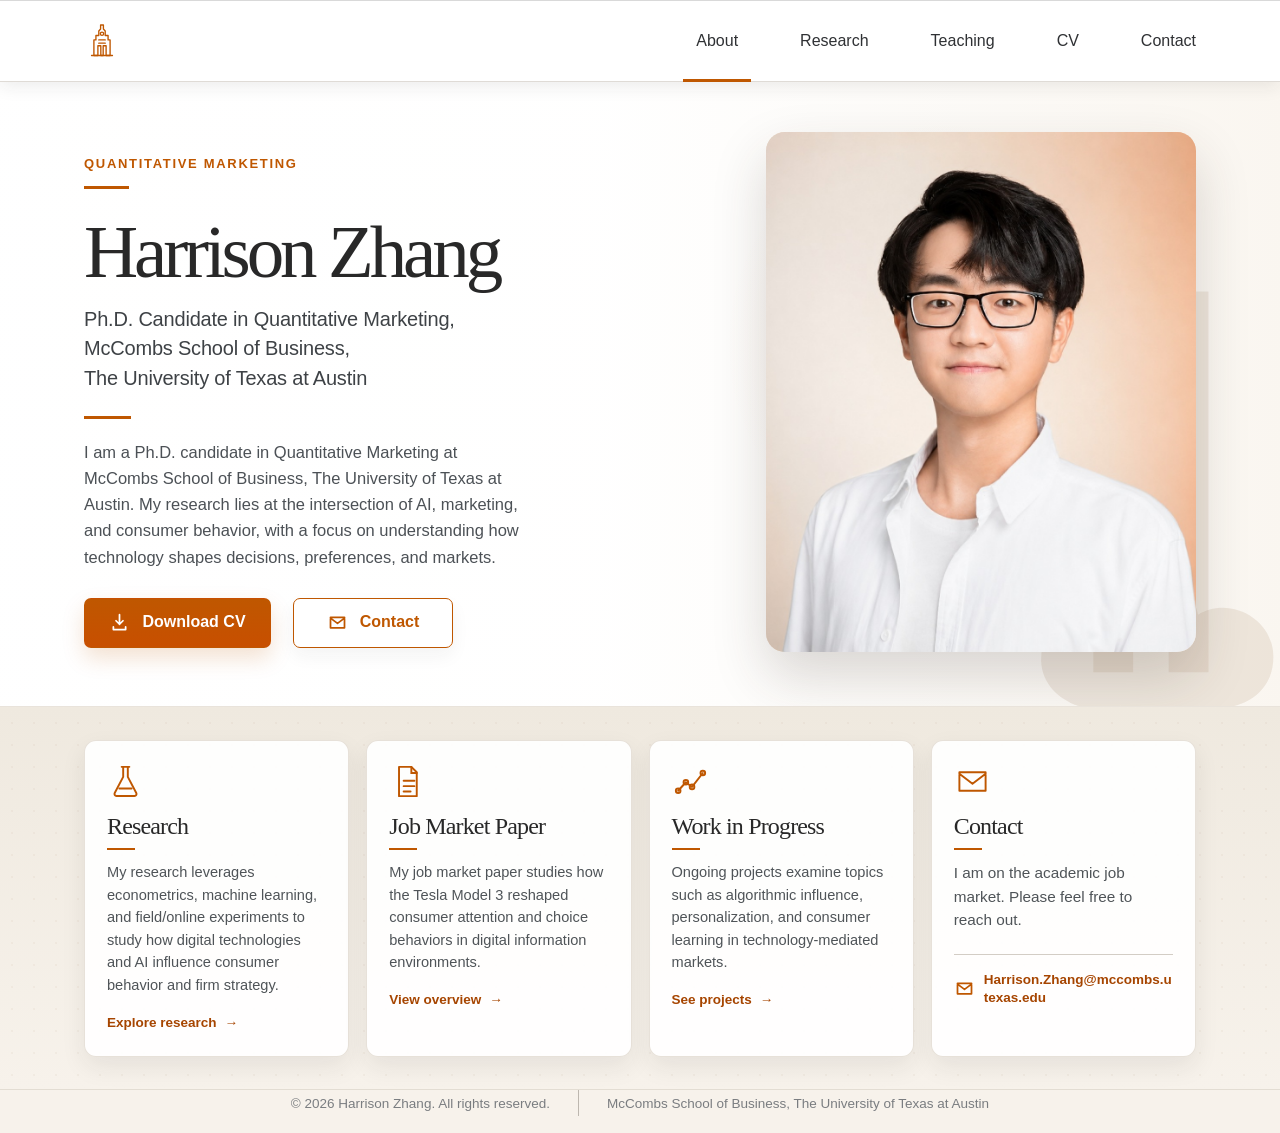
<file: index.html>
<!doctype html>
<html lang="en">
<head>
  <meta charset="utf-8">
  <meta name="viewport" content="width=device-width, initial-scale=1">
  <meta http-equiv="Content-Security-Policy" content="default-src 'self'; script-src 'none'; object-src 'none'; base-uri 'self'; form-action 'none'; img-src 'self' data:; style-src 'self'; upgrade-insecure-requests">
  <meta name="referrer" content="strict-origin-when-cross-origin">
  <meta name="color-scheme" content="light">
  <meta name="description" content="Harrison Zhang is a Ph.D. candidate in Quantitative Marketing at the McCombs School of Business, The University of Texas at Austin.">
  <meta property="og:title" content="Harrison Zhang">
  <meta property="og:description" content="Ph.D. candidate in Quantitative Marketing at the McCombs School of Business, The University of Texas at Austin.">
  <meta property="og:type" content="website">
  <meta property="og:image" content="assets/img/profile.jpg">
  <title>Harrison Zhang</title>
  <link rel="stylesheet" href="styles.css">
</head>
<body>
  <a class="skip-link" href="#main">Skip to main content</a>

  <header class="site-header" id="top">
    <div class="container header-inner">
      <a class="brand" href="#top" aria-label="Harrison Zhang home">
        <svg class="tower-logo" viewBox="0 0 64 64" aria-hidden="true" focusable="false">
          <path d="M29.5 3.5h5v7.2l3.2 3.5v8.1h5.1v7.8h3.6v27.6h-7.1V40.5h-5.2v17.2h-4.2V40.5h-5.2v17.2h-7.1V30.1h3.6v-7.8h5.1v-8.1l3.2-3.5V3.5Z" fill="none" stroke="currentColor" stroke-width="2.4" stroke-linejoin="round"/>
          <circle cx="32" cy="19.1" r="2.9" fill="none" stroke="currentColor" stroke-width="2.4"/>
          <path d="M26.2 30.1h11.6M26.2 35.9h11.6M13.4 57.7h37.2" fill="none" stroke="currentColor" stroke-width="2.4" stroke-linecap="round"/>
        </svg>
      </a>
      <nav class="nav" aria-label="Primary navigation">
        <a class="active" href="#about">About</a>
        <a href="#research">Research</a>
        <a href="#teaching">Teaching</a>
        <a href="#cv">CV</a>
        <a href="#contact">Contact</a>
      </nav>
    </div>
  </header>

  <main id="main">
    <section id="about" class="hero" aria-labelledby="hero-title">
      <div class="campus-ghost" aria-hidden="true">
        <svg viewBox="0 0 260 540" focusable="false">
          <path class="tower-fill" d="M129 18 151 47v44h18v26h15v364h-38V260h-34v221H74V117h15V91h18V47l22-29Zm0 48a11 11 0 1 0 0 22 11 11 0 0 0 0-22Zm-18 51h36V97h-36v20Zm-12 42h60v17H99v-17Zm0 37h60v17H99v-17Zm0 37h60v17H99v-17Zm0 37h60v17H99v-17Zm0 37h60v17H99v-17Zm0 37h60v17H99v-17Z"/>
          <path class="tree-fill" d="M32 426c11-33 59-39 74-8 15-34 62-26 68 8 28-18 71 2 72 39 1 39-36 57-71 48-18 24-58 22-75 0-29 12-75-6-76-43 0-18 6-32 8-44Z"/>
        </svg>
      </div>

      <div class="container hero-inner">
        <div class="hero-copy">
          <p class="eyebrow">Quantitative Marketing</p>
          <span class="orange-rule" aria-hidden="true"></span>
          <h1 id="hero-title">Harrison Zhang</h1>
          <p class="subtitle">Ph.D. Candidate in Quantitative Marketing,<br>McCombs School of Business,<br>The University of Texas at Austin</p>
          <span class="orange-rule second" aria-hidden="true"></span>
          <p class="intro">I am a Ph.D. candidate in Quantitative Marketing at McCombs School of Business, The University of Texas at Austin. My research lies at the intersection of AI, marketing, and consumer behavior, with a focus on understanding how technology shapes decisions, preferences, and markets.</p>
          <div class="button-row">
            <a class="button primary" href="assets/docs/CV_Zhengwei_Zhang_public.pdf" aria-label="Download CV PDF">
              <svg viewBox="0 0 24 24" aria-hidden="true"><path d="M12 3v11m0 0 4-4m-4 4-4-4M5 17v3h14v-3" fill="none" stroke="currentColor" stroke-width="2" stroke-linecap="round" stroke-linejoin="round"/></svg>
              Download CV
            </a>
            <a class="button secondary" href="#contact">
              <svg viewBox="0 0 24 24" aria-hidden="true"><path d="M4 6h16v12H4zM4 7l8 6 8-6" fill="none" stroke="currentColor" stroke-width="2" stroke-linecap="round" stroke-linejoin="round"/></svg>
              Contact
            </a>
          </div>
        </div>

        <figure class="portrait-card">
          <img src="assets/img/profile.jpg" alt="Profile photo of Harrison Zhang" width="1200" height="1200">
        </figure>
      </div>
    </section>

    <section class="overview" aria-label="Website overview">
      <div class="container card-grid">
        <article class="tile" id="research">
          <svg class="tile-icon" viewBox="0 0 48 48" aria-hidden="true"><path d="M19 5h10M21 5v13L10 39c-.9 1.7.3 3.7 2.2 3.7h23.6c1.9 0 3.1-2 2.2-3.7L27 18V5" fill="none" stroke="currentColor" stroke-width="2.5" stroke-linecap="round" stroke-linejoin="round"/><path d="M16 33h16" fill="none" stroke="currentColor" stroke-width="2.5" stroke-linecap="round"/></svg>
          <h2>Research</h2>
          <span class="card-rule" aria-hidden="true"></span>
          <p>My research leverages econometrics, machine learning, and field/online experiments to study how digital technologies and AI influence consumer behavior and firm strategy.</p>
          <a href="#research-detail">Explore research <span aria-hidden="true">→</span></a>
        </article>

        <article class="tile" id="papers">
          <svg class="tile-icon" viewBox="0 0 48 48" aria-hidden="true"><path d="M13 5h16l7 7v31H13z" fill="none" stroke="currentColor" stroke-width="2.5" stroke-linejoin="round"/><path d="M29 5v8h7M19 23h14M19 30h14M19 37h9" fill="none" stroke="currentColor" stroke-width="2.5" stroke-linecap="round"/></svg>
          <h2>Job Market Paper</h2>
          <span class="card-rule" aria-hidden="true"></span>
          <p>My job market paper studies how the Tesla Model 3 reshaped consumer attention and choice behaviors in digital information environments.</p>
          <a href="#paper-detail">View overview <span aria-hidden="true">→</span></a>
        </article>

        <article class="tile" id="work">
          <svg class="tile-icon" viewBox="0 0 48 48" aria-hidden="true"><path d="M8 36 18 25l8 6 14-18" fill="none" stroke="currentColor" stroke-width="2.5" stroke-linecap="round" stroke-linejoin="round"/><circle cx="8" cy="36" r="3" fill="none" stroke="currentColor" stroke-width="2.5"/><circle cx="18" cy="25" r="3" fill="none" stroke="currentColor" stroke-width="2.5"/><circle cx="26" cy="31" r="3" fill="none" stroke="currentColor" stroke-width="2.5"/><circle cx="40" cy="13" r="3" fill="none" stroke="currentColor" stroke-width="2.5"/></svg>
          <h2>Work in Progress</h2>
          <span class="card-rule" aria-hidden="true"></span>
          <p>Ongoing projects examine topics such as algorithmic influence, personalization, and consumer learning in technology-mediated markets.</p>
          <a href="#work-detail">See projects <span aria-hidden="true">→</span></a>
        </article>

        <article class="tile contact-tile" id="contact">
          <svg class="tile-icon" viewBox="0 0 48 48" aria-hidden="true"><path d="M7 12h34v24H7zM7 14l17 13 17-13" fill="none" stroke="currentColor" stroke-width="2.5" stroke-linecap="round" stroke-linejoin="round"/></svg>
          <h2>Contact</h2>
          <span class="card-rule" aria-hidden="true"></span>
          <p>I am on the academic job market. Please feel free to reach out.</p>
          <span class="soft-divider" aria-hidden="true"></span>
          <p class="email-line"><svg viewBox="0 0 24 24" aria-hidden="true"><path d="M4 6h16v12H4zM4 7l8 6 8-6" fill="none" stroke="currentColor" stroke-width="2" stroke-linecap="round" stroke-linejoin="round"/></svg><a href="mailto:Harrison.Zhang@mccombs.utexas.edu">Harrison.Zhang@mccombs.utexas.edu</a></p>
        </article>
      </div>
    </section>

    <section class="detail-section visually-open" aria-label="Research details">
      <div class="container detail-grid">
        <article id="research-detail" class="detail-card">
          <p class="eyebrow">Research agenda</p>
          <h2>Technology, attention, and responsible analytics in markets</h2>
          <p>My work asks how new technologies change what consumers search for, which alternatives they compare, and how markets become organized around emerging categories. I use digital trace data and quantitative models to study early market transformation before sales fully respond.</p>
        </article>
        <article id="paper-detail" class="detail-card">
          <p class="eyebrow">Job market paper</p>
          <h2>Capturing the Impact of Tesla</h2>
          <p>This project studies how the introduction of the Tesla Model 3 reshaped online search, advertising, and sales dynamics in the U.S. automobile market. Manuscript available upon request.</p>
        </article>
        <article id="work-detail" class="detail-card">
          <p class="eyebrow">Work in progress</p>
          <h2>Research pipeline</h2>
          <p>Ongoing work studies AI content moderation, user engagement, subscription behavior, electric vehicle diffusion, and nonlinear dynamic factor models.</p>
        </article>
        <article id="teaching" class="detail-card">
          <p class="eyebrow">Teaching</p>
          <h2>Principles of Marketing</h2>
          <p>Instructor, The University of Texas at Austin, Spring 2024. Overall instructor rating: 4.5/5.</p>
        </article>
        <article id="cv" class="detail-card">
          <p class="eyebrow">CV</p>
          <h2>Background</h2>
          <p>Download the full CV for education, presentations, awards, skills, and dissertation committee information.</p>
          <a class="button primary small-button" href="assets/docs/CV_Zhengwei_Zhang_public.pdf">Download full CV</a>
        </article>
      </div>
    </section>
  </main>

  <footer class="site-footer">
    <div class="container footer-inner">
      <p>© 2026 Harrison Zhang. All rights reserved.</p>
      <span aria-hidden="true"></span>
      <p>McCombs School of Business, The University of Texas at Austin</p>
    </div>
  </footer>
</body>
</html>
</file>
<file: styles.css>
:root {
  --burnt-orange: #bf5700;
  --burnt-orange-dark: #a64500;
  --charcoal: #2f3134;
  --body: #4c5156;
  --muted: #8a847c;
  --limestone: #d6d2c4;
  --paper: #fbf8f3;
  --cream: #f4eee6;
  --white: #ffffff;
  --border: #e3ddd4;
  --shadow: 0 20px 48px rgba(44, 42, 40, 0.12);
  --shadow-soft: 0 10px 24px rgba(44, 42, 40, 0.08);
  --radius: 18px;
  --max-width: 1268px;
}

* { box-sizing: border-box; }
html { scroll-behavior: smooth; }
body {
  margin: 0;
  min-width: 320px;
  color: var(--body);
  background: var(--paper);
  font-family: "Avenir Next", Avenir, "Helvetica Neue", Arial, sans-serif;
  font-size: 16px;
  line-height: 1.55;
}
img, svg { display: block; }
a { color: inherit; }

.skip-link {
  position: absolute;
  left: -999px;
  top: 1rem;
  z-index: 50;
  padding: 0.65rem 0.85rem;
  background: var(--burnt-orange);
  color: var(--white);
  border-radius: 8px;
}
.skip-link:focus { left: 1rem; }

.container {
  width: min(var(--max-width), calc(100% - 168px));
  margin-inline: auto;
}

.site-header {
  position: sticky;
  top: 0;
  z-index: 20;
  height: 82px;
  background: rgba(255, 255, 255, 0.94);
  border-top: 1px solid rgba(51, 51, 51, 0.18);
  border-bottom: 1px solid rgba(210, 205, 198, 0.72);
  box-shadow: 0 5px 16px rgba(44, 42, 40, 0.08);
  backdrop-filter: blur(12px);
}
.header-inner {
  height: 100%;
  display: flex;
  align-items: center;
  justify-content: space-between;
}
.brand {
  display: inline-flex;
  align-items: center;
  color: var(--burnt-orange);
  text-decoration: none;
}
.tower-logo {
  width: 36px;
  height: 50px;
}
.nav {
  display: flex;
  align-items: center;
  justify-content: flex-end;
  gap: 62px;
}
.nav a {
  position: relative;
  color: #2f3134;
  text-decoration: none;
  font-size: 16px;
  line-height: 82px;
  white-space: nowrap;
}
.nav a.active::after,
.nav a:hover::after,
.nav a:focus-visible::after {
  content: "";
  position: absolute;
  left: 50%;
  bottom: 0;
  width: 68px;
  height: 3px;
  transform: translateX(-50%);
  background: var(--burnt-orange);
}
.nav a:hover,
.nav a:focus-visible { color: var(--burnt-orange); }

.hero {
  position: relative;
  overflow: hidden;
  min-height: 624px;
  padding: 50px 0 48px;
  background:
    radial-gradient(circle at 74% 42%, rgba(191, 87, 0, 0.09), transparent 22%),
    linear-gradient(90deg, rgba(255,255,255,0.98) 0%, rgba(255,255,255,0.96) 47%, rgba(250,246,240,0.94) 100%);
}
.hero-inner {
  position: relative;
  z-index: 2;
  display: grid;
  grid-template-columns: minmax(420px, 1fr) 430px;
  align-items: center;
  gap: 104px;
}
.campus-ghost {
  position: absolute;
  z-index: 1;
  right: -8px;
  bottom: -28px;
  width: 272px;
  color: rgba(148, 108, 72, 0.15);
  opacity: 0.88;
}
.campus-ghost svg { width: 100%; height: auto; }
.tree-fill, .tower-fill { fill: currentColor; }
.hero-copy { padding-top: 18px; }
.eyebrow {
  margin: 0;
  color: var(--burnt-orange);
  font-size: 13px;
  font-weight: 800;
  letter-spacing: 0.13em;
  text-transform: uppercase;
}
.orange-rule,
.card-rule {
  display: block;
  width: 45px;
  height: 3px;
  margin: 11px 0 22px;
  background: var(--burnt-orange);
}
.orange-rule.second {
  width: 47px;
  margin: 23px 0 20px;
}
h1,
h2,
h3 {
  margin: 0;
  color: #282828;
  font-family: Georgia, "Times New Roman", serif;
  font-weight: 400;
  line-height: 1.08;
}
h1 {
  font-size: clamp(54px, 6vw, 75px);
  letter-spacing: -0.055em;
}
.subtitle {
  margin: 13px 0 0;
  color: #3e4246;
  font-size: 20px;
  line-height: 1.48;
  letter-spacing: -0.01em;
}
.intro {
  max-width: 442px;
  margin: 0;
  color: #4c5156;
  font-size: 16.5px;
  line-height: 1.58;
}
.button-row {
  display: flex;
  flex-wrap: wrap;
  gap: 22px;
  margin-top: 28px;
}
.button {
  display: inline-flex;
  align-items: center;
  justify-content: center;
  gap: 12px;
  min-height: 50px;
  padding: 0 24px;
  border-radius: 7px;
  border: 1px solid var(--burnt-orange);
  color: var(--burnt-orange);
  background: rgba(255,255,255,0.88);
  font-weight: 700;
  font-size: 16px;
  text-decoration: none;
  box-shadow: 0 8px 18px rgba(44, 42, 40, 0.05);
}
.button svg { width: 21px; height: 21px; }
.button.primary {
  min-width: 187px;
  color: var(--white);
  background: linear-gradient(180deg, var(--burnt-orange) 0%, #c84f00 100%);
  border-color: transparent;
  box-shadow: 0 10px 22px rgba(191, 87, 0, 0.18);
}
.button.secondary { min-width: 160px; }
.button:hover,
.button:focus-visible { transform: translateY(-1px); }
.small-button { margin-top: 1rem; min-width: 0; }

.portrait-card {
  position: relative;
  z-index: 3;
  width: 430px;
  margin: 0;
  overflow: hidden;
  border-radius: 19px;
  background: #f1dfce;
  box-shadow: 0 24px 54px rgba(57, 47, 38, 0.18);
}
.portrait-card img {
  width: 100%;
  height: 520px;
  object-fit: cover;
  object-position: center 33%;
}

.overview {
  padding: 33px 0 32px;
  background:
    radial-gradient(circle at 12px 16px, rgba(148, 108, 72, 0.055) 0 1px, transparent 1.2px) 0 0 / 22px 22px,
    linear-gradient(180deg, #efe9df 0%, #f7f2eb 100%);
  border-top: 1px solid rgba(226, 219, 209, 0.6);
}
.card-grid {
  display: grid;
  grid-template-columns: repeat(4, 1fr);
  gap: 17px;
}
.tile {
  min-height: 282px;
  padding: 22px 22px 22px;
  border-radius: 12px;
  background: rgba(255,255,255,0.92);
  border: 1px solid rgba(226,219,209,0.82);
  box-shadow: var(--shadow-soft);
}
.tile-icon {
  width: 37px;
  height: 37px;
  color: var(--burnt-orange);
  margin-bottom: 14px;
}
.tile h2 {
  font-size: 24px;
  letter-spacing: -0.035em;
}
.card-rule {
  width: 28px;
  height: 2px;
  margin: 8px 0 11px;
}
.tile p {
  margin: 0;
  color: #4f5458;
  font-size: 14.6px;
  line-height: 1.55;
}
.tile a {
  display: inline-flex;
  align-items: center;
  gap: 8px;
  margin-top: 16px;
  color: var(--burnt-orange-dark);
  font-size: 13.5px;
  font-weight: 800;
  text-decoration: none;
}
.tile a:hover,
.tile a:focus-visible { text-decoration: underline; }
.contact-tile p { font-size: 15.3px; }
.soft-divider {
  display: block;
  height: 1px;
  margin: 22px 0 16px;
  background: #d3cdc5;
}
.email-line {
  display: flex;
  align-items: center;
  gap: 9px;
  color: var(--burnt-orange-dark) !important;
  font-size: 13.2px !important;
  line-height: 1.3 !important;
  word-break: break-word;
}
.email-line svg {
  flex: 0 0 auto;
  width: 21px;
  height: 21px;
  color: var(--burnt-orange);
}
.email-line a { margin: 0; }

.detail-section {
  padding: 76px 0;
  background: #fbf8f3;
}
.detail-grid {
  display: grid;
  grid-template-columns: repeat(2, minmax(0, 1fr));
  gap: 18px;
}
.detail-card {
  padding: 26px;
  border: 1px solid var(--border);
  border-radius: var(--radius);
  background: rgba(255,255,255,0.94);
  box-shadow: var(--shadow-soft);
}
.detail-card h2 { margin: 4px 0 14px; font-size: 30px; }
.detail-card p { margin: 0.6rem 0 0; }
.detail-card .eyebrow { font-size: 12px; }

.site-footer {
  background: #f7f2eb;
  border-top: 1px solid rgba(226, 219, 209, 0.9);
  padding: 0 0 17px;
}
.footer-inner {
  display: flex;
  align-items: center;
  justify-content: center;
  gap: 28px;
  color: #7a7d80;
  font-size: 13.5px;
  line-height: 1.3;
}
.footer-inner p { margin: 0; }
.footer-inner span {
  width: 1px;
  height: 26px;
  background: #bdb7af;
}

:focus-visible {
  outline: 3px solid rgba(191,87,0,0.45);
  outline-offset: 4px;
}

@media (min-width: 1200px) {
  .detail-section { display: none; }
}

@media (max-width: 1180px) {
  .container { width: min(var(--max-width), calc(100% - 56px)); }
  .nav { gap: 34px; }
  .hero-inner { grid-template-columns: 1fr 410px; gap: 52px; }
  .portrait-card { width: 410px; }
  .portrait-card img { height: 495px; }
  .card-grid { grid-template-columns: repeat(2, 1fr); }
  .footer-inner { padding-top: 18px; }
}

@media (max-width: 860px) {
  .site-header { height: auto; }
  .header-inner {
    min-height: 82px;
    flex-direction: column;
    align-items: flex-start;
    justify-content: center;
    padding: 12px 0 0;
  }
  .nav {
    width: 100%;
    gap: 0;
    justify-content: space-between;
  }
  .nav a { line-height: 48px; font-size: 14px; }
  .nav a.active::after,
  .nav a:hover::after,
  .nav a:focus-visible::after { width: 38px; }
  .hero { padding-top: 36px; }
  .hero-inner {
    grid-template-columns: 1fr;
    gap: 34px;
  }
  .hero-copy { padding-top: 0; }
  .portrait-card {
    width: min(100%, 430px);
    justify-self: center;
  }
  .campus-ghost { width: 190px; opacity: 0.54; }
  .detail-grid { grid-template-columns: 1fr; }
}

@media (max-width: 560px) {
  body { font-size: 15.5px; }
  .container { width: min(var(--max-width), calc(100% - 28px)); }
  .tower-logo { width: 30px; height: 42px; }
  .nav { flex-wrap: wrap; justify-content: flex-start; column-gap: 18px; }
  h1 { font-size: 48px; }
  .subtitle { font-size: 17px; }
  .intro { font-size: 15.8px; }
  .button-row { gap: 12px; }
  .button { width: 100%; }
  .portrait-card img { height: auto; aspect-ratio: 1 / 1.12; }
  .card-grid { grid-template-columns: 1fr; }
  .footer-inner { flex-direction: column; gap: 8px; text-align: center; }
  .footer-inner span { display: none; }
}
</file>
